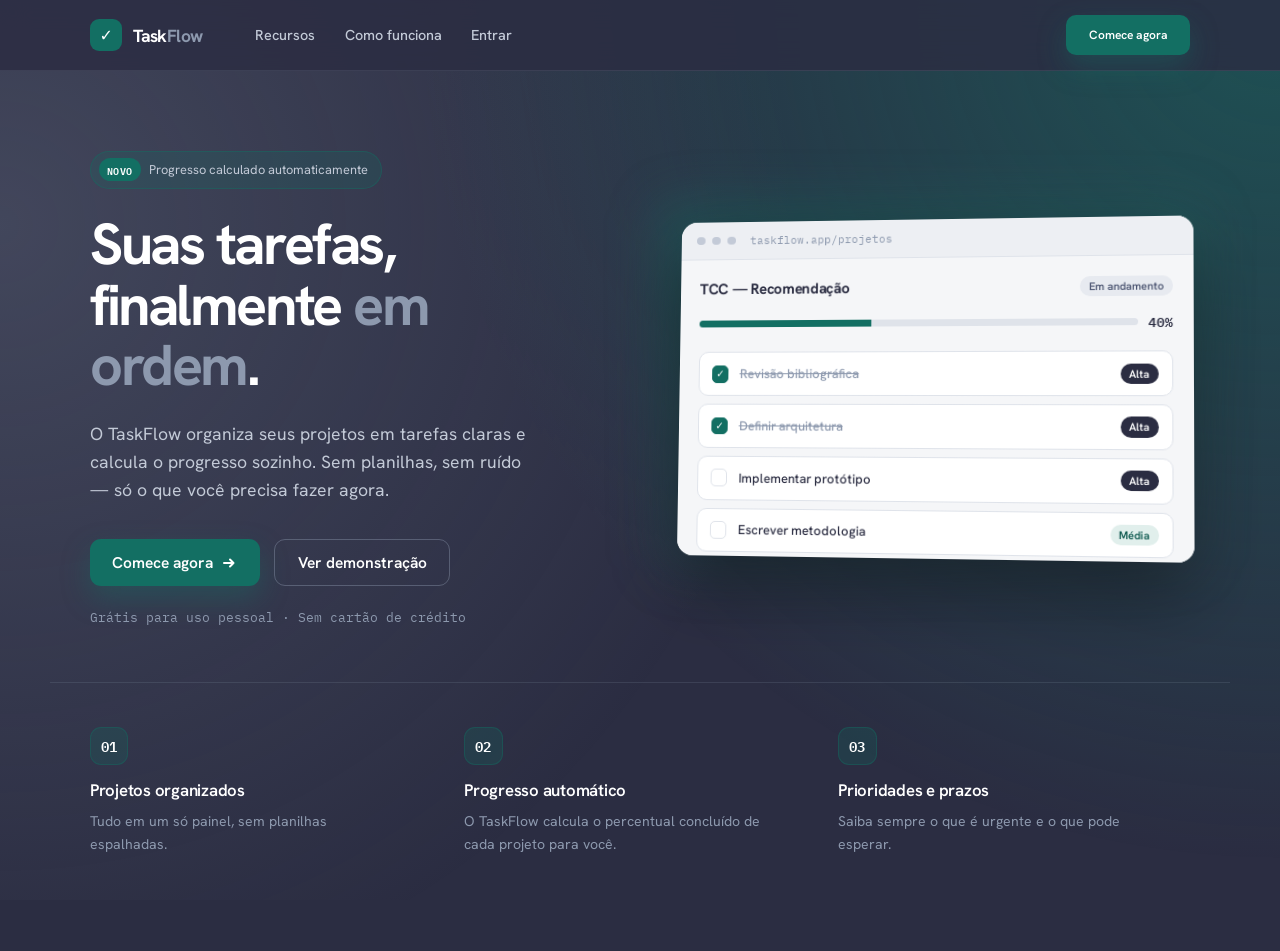
<file: public/index.html>
<!DOCTYPE html>
<html lang="pt-br">
<head>
    <meta charset="UTF-8">
    <meta name="viewport" content="width=device-width, initial-scale=1.0">
    <title>TaskFlow</title>
    <link rel="preconnect" href="https://fonts.googleapis.com">
    <link rel="preconnect" href="https://fonts.gstatic.com" crossorigin>
    <link href="https://fonts.googleapis.com/css2?family=Hanken+Grotesk:wght@400;500;600;700&family=IBM+Plex+Mono:wght@500;600&display=swap" rel="stylesheet">
    <link rel="stylesheet" href="css/style.css">
</head>
<body class="landing">
    <header class="nav-bar">
        <div class="nav">
            <a class="nav-logo" href="/">
                <span class="nav-logo-icon">✓</span>
                <span class="nav-logo-text">Task<em>Flow</em></span>
            </a>
            <nav class="nav-links">
                <a href="#recursos">Recursos</a>
                <a href="#como-funciona">Como funciona</a>
                <a href="auth/login.html">Entrar</a>
            </nav>
            <a class="btn btn-primary" href="auth/cadastro.html">Comece agora</a>
        </div>
    </header>

    <main class="hero">
        <div class="hero-text">
            <span class="badge"><span class="badge-tag">NOVO</span> Progresso calculado automaticamente</span>

            <h1>Suas tarefas,<br>finalmente <span class="accent">em ordem</span>.</h1>

            <p class="hero-lead">
                O TaskFlow organiza seus projetos em tarefas claras e calcula o progresso
                sozinho. Sem planilhas, sem ruído — só o que você precisa fazer agora.
            </p>

            <div class="hero-actions">
                <a class="btn btn-primary" href="auth/cadastro.html">
                    Comece agora
                    <svg width="16" height="16" viewBox="0 0 16 16" fill="none" stroke="currentColor" stroke-width="2"><path d="M3 8h9.5M9 4.5L12.5 8 9 11.5" stroke-linecap="round" stroke-linejoin="round"/></svg>
                </a>
                <a class="btn btn-ghost" href="#como-funciona">Ver demonstração</a>
            </div>

            <p class="hero-footnote">Grátis para uso pessoal · Sem cartão de crédito</p>
        </div>

        <div class="hero-preview" id="recursos">
            <div class="preview-window">
                <div class="preview-bar">
                    <span></span><span></span><span></span>
                    <div class="preview-url">taskflow.app/projetos</div>
                </div>
                <div class="preview-body">
                    <div class="preview-head">
                        <strong>TCC — Recomendação</strong>
                        <span class="pill pill-status">Em andamento</span>
                    </div>
                    <div class="progress-row">
                        <div class="progress">
                            <div class="progress-bar" style="width: 40%"></div>
                        </div>
                        <span class="progress-value">40%</span>
                    </div>

                    <ul class="preview-tasks">
                        <li class="done">
                            <span class="check">✓</span>
                            <span>Revisão bibliográfica</span>
                            <span class="pill pill-prioridade">Alta</span>
                        </li>
                        <li class="done">
                            <span class="check">✓</span>
                            <span>Definir arquitetura</span>
                            <span class="pill pill-prioridade">Alta</span>
                        </li>
                        <li>
                            <span class="check"></span>
                            <span>Implementar protótipo</span>
                            <span class="pill pill-prioridade">Alta</span>
                        </li>
                        <li>
                            <span class="check"></span>
                            <span>Escrever metodologia</span>
                            <span class="pill pill-prioridade pill-media">Média</span>
                        </li>
                    </ul>
                </div>
            </div>
        </div>
    </main>

    <section id="como-funciona" class="features">
        <div class="feature">
            <span class="feature-number">01</span>
            <h3>Projetos organizados</h3>
            <p>Tudo em um só painel, sem planilhas espalhadas.</p>
        </div>
        <div class="feature">
            <span class="feature-number">02</span>
            <h3>Progresso automático</h3>
            <p>O TaskFlow calcula o percentual concluído de cada projeto para você.</p>
        </div>
        <div class="feature">
            <span class="feature-number">03</span>
            <h3>Prioridades e prazos</h3>
            <p>Saiba sempre o que é urgente e o que pode esperar.</p>
        </div>
    </section>
</body>
</html>
</file>
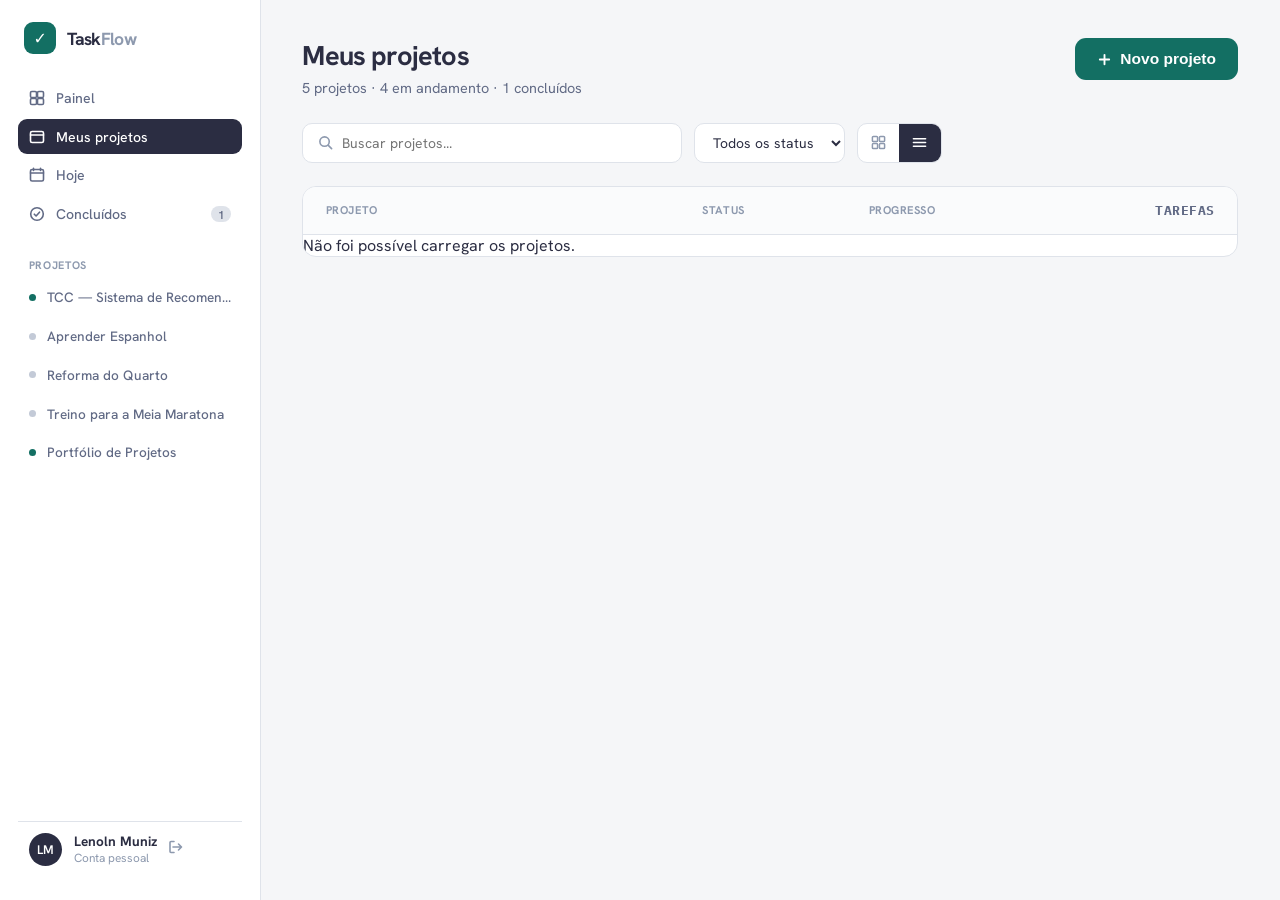
<file: public/projetos.html>
<!DOCTYPE html>
<html lang="pt-br">
<head>
    <meta charset="UTF-8">
    <meta name="viewport" content="width=device-width, initial-scale=1.0">
    <title>Meus projetos · TaskFlow</title>
    <link rel="preconnect" href="https://fonts.googleapis.com">
    <link rel="preconnect" href="https://fonts.gstatic.com" crossorigin>
    <link href="https://fonts.googleapis.com/css2?family=Hanken+Grotesk:wght@400;500;600;700&family=IBM+Plex+Mono:wght@500;600&display=swap" rel="stylesheet">
    <link rel="stylesheet" href="css/style.css">
</head>
<body class="app">
    <div class="app-shell">
        <aside class="app-sidebar">
            <a class="nav-logo app-logo" href="/">
                <span class="nav-logo-icon">✓</span>
                <span class="nav-logo-text">Task<em>Flow</em></span>
            </a>

            <nav class="app-nav">
                <a href="painel.html">
                    <svg width="16" height="16" viewBox="0 0 16 16" fill="none" stroke="currentColor" stroke-width="1.6"><rect x="1.5" y="1.5" width="6" height="6" rx="1.3"/><rect x="8.5" y="1.5" width="6" height="6" rx="1.3"/><rect x="1.5" y="8.5" width="6" height="6" rx="1.3"/><rect x="8.5" y="8.5" width="6" height="6" rx="1.3"/></svg>
                    Painel
                </a>
                <a href="projetos.html" class="active">
                    <svg width="16" height="16" viewBox="0 0 16 16" fill="none" stroke="currentColor" stroke-width="1.6"><rect x="1.5" y="2.5" width="13" height="11" rx="1.6"/><path d="M1.5 6h13" stroke-linecap="round"/></svg>
                    Meus projetos
                </a>
                <a href="hoje.html">
                    <svg width="16" height="16" viewBox="0 0 16 16" fill="none" stroke="currentColor" stroke-width="1.6"><rect x="1.5" y="2.5" width="13" height="11.5" rx="1.6"/><path d="M1.5 6h13M4.5 1.2v2.2M11.5 1.2v2.2" stroke-linecap="round"/></svg>
                    Hoje
                </a>
                <a href="concluidos.html">
                    <svg width="16" height="16" viewBox="0 0 16 16" fill="none" stroke="currentColor" stroke-width="1.6"><circle cx="8" cy="8" r="6.3"/><path d="M5.3 8.2l1.8 1.8 3.4-3.8" stroke-linecap="round" stroke-linejoin="round"/></svg>
                    Concluídos
                    <span class="nav-count">1</span>
                </a>
            </nav>

            <div class="app-nav-section">
                <span class="app-nav-label">Projetos</span>
                <nav class="app-nav app-nav-projects">
                    <a href="#"><span class="dot dot-teal"></span>TCC — Sistema de Recomen…</a>
                    <a href="#"><span class="dot dot-muted"></span>Aprender Espanhol</a>
                    <a href="#"><span class="dot dot-muted"></span>Reforma do Quarto</a>
                    <a href="#"><span class="dot dot-muted"></span>Treino para a Meia Maratona</a>
                    <a href="#"><span class="dot dot-teal"></span>Portfólio de Projetos</a>
                </nav>
            </div>

            <div class="app-user">
                <span class="app-user-avatar">LM</span>
                <span class="app-user-info">
                    <strong>Lenoln Muniz</strong>
                    <small>Conta pessoal</small>
                </span>
                <a id="logout">
                    <svg width="16" height="16" viewBox="0 0 16 16" fill="none" stroke="currentColor" stroke-width="1.6" class="app-user-exit"><path d="M6 2.5H3a1 1 0 0 0-1 1v9a1 1 0 0 0 1 1h3M10.5 11l3-3-3-3M13 8H5" stroke-linecap="round" stroke-linejoin="round"/></svg>
                </a>
            </div>
        </aside>

        <main class="app-main">
            <header class="app-header">
                <div>
                    <h1>Meus projetos</h1>
                    <p class="app-subtitle">5 projetos · 4 em andamento · 1 concluídos</p>
                </div>
                <button class="btn btn-primary btn-new-project" type="button">
                    <svg width="15" height="15" viewBox="0 0 16 16" fill="none" stroke="currentColor" stroke-width="2"><path d="M8 3v10M3 8h10" stroke-linecap="round"/></svg>
                    Novo projeto
                </button>
            </header>

            <div class="app-toolbar">
                <div class="search-field">
                    <svg width="15" height="15" viewBox="0 0 16 16" fill="none" stroke="currentColor" stroke-width="1.7"><circle cx="7" cy="7" r="5"/><path d="M11 11l3.5 3.5" stroke-linecap="round"/></svg>
                    <input type="text" placeholder="Buscar projetos...">
                </div>
                <select class="status-select">
                    <option>Todos os status</option>
                    <option>Em andamento</option>
                    <option>Concluído</option>
                </select>
                <div class="view-toggle">
                    <button type="button" aria-label="Visualização em grade">
                        <svg width="15" height="15" viewBox="0 0 16 16" fill="none" stroke="currentColor" stroke-width="1.6"><rect x="1.5" y="1.5" width="5.5" height="5.5" rx="1"/><rect x="9" y="1.5" width="5.5" height="5.5" rx="1"/><rect x="1.5" y="9" width="5.5" height="5.5" rx="1"/><rect x="9" y="9" width="5.5" height="5.5" rx="1"/></svg>
                    </button>
                    <button type="button" class="active" aria-label="Visualização em lista">
                        <svg width="15" height="15" viewBox="0 0 16 16" fill="none" stroke="currentColor" stroke-width="1.6"><path d="M1.5 4h13M1.5 8h13M1.5 12h13" stroke-linecap="round"/></svg>
                    </button>
                </div>
            </div>

            <div class="project-table">
                <div class="project-table-head">
                    <span class="col-nome">Projeto</span>
                    <span class="col-status">Status</span>
                    <span class="col-progresso">Progresso</span>
                    <span class="col-tarefas">Tarefas</span>
                </div>

                <div id="area-projetos"></div>

            </div>
        </main>
    </div>
    <script src="js/auth/logout.js"></script>
    <script src="js/projetos.js"></script>
</body>
</html>
</file>
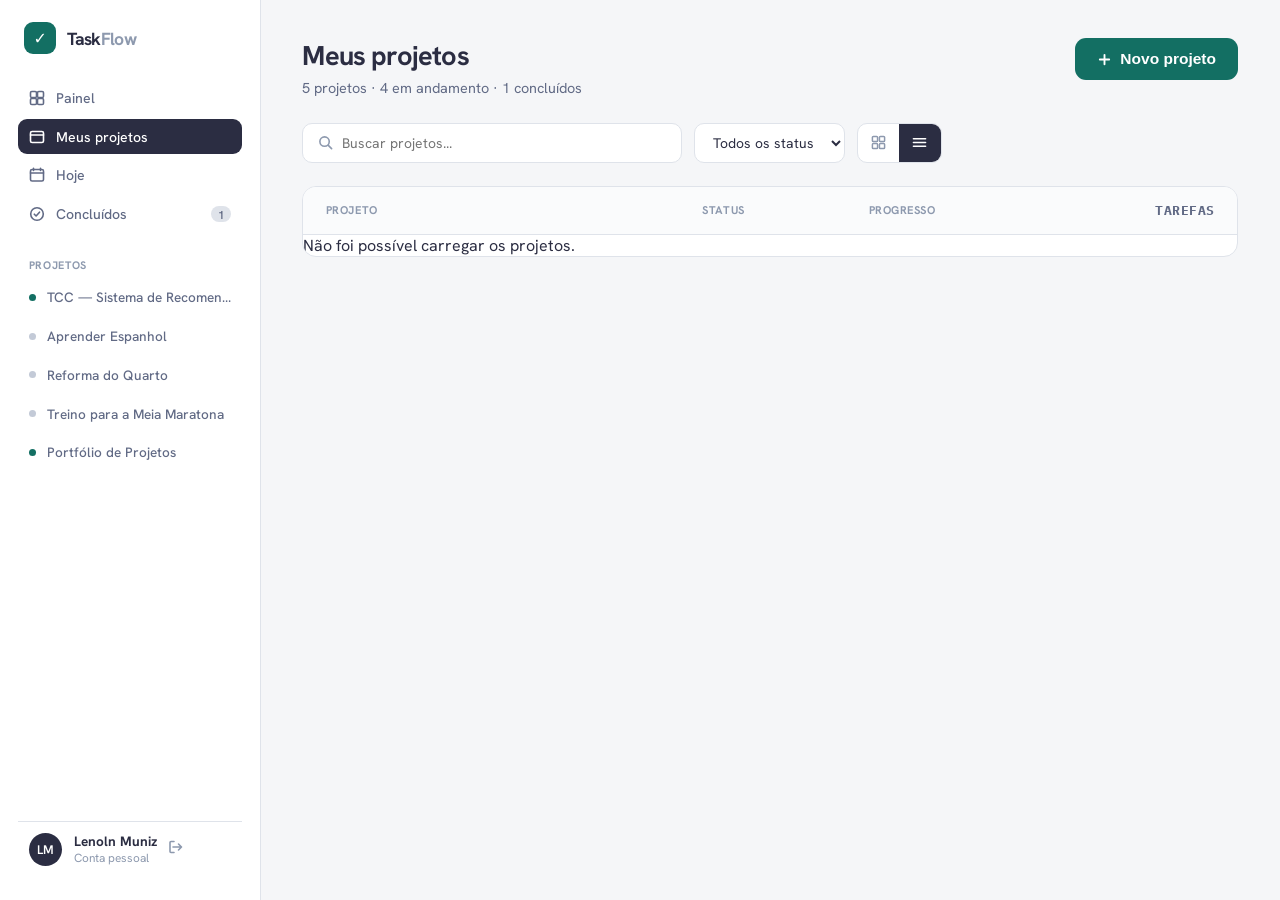
<file: public/auth/login.html>
<!DOCTYPE html>
<html lang="pt-br">
<head>
    <meta charset="UTF-8">
    <meta name="viewport" content="width=device-width, initial-scale=1.0">
    <title>Entrar · TaskFlow</title>
    <link rel="preconnect" href="https://fonts.googleapis.com">
    <link rel="preconnect" href="https://fonts.gstatic.com" crossorigin>
    <link href="https://fonts.googleapis.com/css2?family=Hanken+Grotesk:wght@400;500;600;700&family=IBM+Plex+Mono:wght@500;600&display=swap" rel="stylesheet">
    <link rel="stylesheet" href="../css/style.css">
    <script src="../js/app.js"></script>
</head>
<body>
    <main class="auth-split">
        <aside class="auth-side">
            <a class="nav-logo" href="/public">
                <span class="nav-logo-icon">✓</span>
                <span class="nav-logo-text">Task<em>Flow</em></span>
            </a>

            <div class="auth-side-content">
                <h2>Organize seus projetos com clareza.</h2>
                <p>Acompanhe o progresso das suas tarefas em um só lugar — simples, direto e sem ruído.</p>

                <ul class="auth-side-list">
                    <li><span class="check">✓</span> Projetos e tarefas em um só painel</li>
                    <li><span class="check">✓</span> Progresso calculado automaticamente</li>
                    <li><span class="check">✓</span> Prioridades e prazos sempre visíveis</li>
                </ul>
            </div>

            <p class="auth-side-footer">Projeto acadêmico · 2026</p>
        </aside>

        <section class="auth-form-panel">
            <div class="auth-form-inner">
                <h1>Bem-vinda de volta</h1>
                <p class="auth-subtitle">Entre para continuar seus projetos.</p>

                <form id="form-login">
                    <label for="login-email">E-mail</label>
                    <input type="email" id="login-email" name="email" placeholder="voce@email.com" required>

                    <div class="field-label-row">
                        <label for="login-senha">Senha</label>
                        <button type="button" class="link-button" id="login-toggle-senha">Mostrar</button>
                    </div>
                    <input type="password" id="login-senha" name="senha" placeholder="Mínimo de 6 caracteres" required minlength="6">

                    <div class="auth-form-row">
                        <label class="checkbox-label">
                            <input type="checkbox" id="login-manter" checked>
                            Manter conectada
                        </label>
                        <a class="link-inline" href="#">Esqueci a senha</a>
                    </div>

                    <button type="submit">Entrar</button>
                </form>

                <p id="login-mensagem" class="mensagem"></p>

                <p class="troca">Não tem uma conta? <a href="cadastro.html">Criar conta</a></p>
            </div>
        </section>
    </main>

    <script src="../js/shared/utils.js"></script>
    <script src="../js/auth/login.js"></script>
</body>
</html>
</file>
<file: public/css/style.css>
:root {
    --navy: #2b2d42;
    --teal: #136f63;
    --teal-hover: #136f63;
    --muted: #8d99ae;
    --muted-2: #c3cad7;
    --ink: #2b2d42;
    --label: #3d4160;
    --text-soft: #616a85;
    --border: #dfe3ea;
    --bg: #f5f6f8;
    --error-bg: #f2f0f4;
    --error-border: #ddd5dc;
    --error-text: #8a2e3e;
}

* {
    box-sizing: border-box;
}

body {
    margin: 0;
    font-family: "Hanken Grotesk", system-ui, -apple-system, "Segoe UI", sans-serif;
    color: var(--ink);
    background: var(--bg);
}

.mono {
    font-family: "IBM Plex Mono", ui-monospace, monospace;
}

a {
    color: var(--teal);
    text-decoration: none;
}

a:hover {
    text-decoration: underline;
}

.nav-logo {
    display: flex;
    align-items: center;
    gap: 0.7rem;
    font-size: 1.1rem;
    font-weight: 700;
    letter-spacing: -0.035em;
    color: #fff;
    text-decoration: none;
}

.nav-logo:hover {
    text-decoration: none;
}

.nav-logo-icon {
    display: flex;
    align-items: center;
    justify-content: center;
    width: 2rem;
    height: 2rem;
    border-radius: 9px;
    background: var(--teal);
    color: #fff;
    font-size: 1rem;
}

.nav-logo em {
    font-style: normal;
    color: var(--muted);
}

.btn {
    display: inline-flex;
    align-items: center;
    gap: 0.5rem;
    padding: 0.75rem 1.4rem;
    border-radius: 11px;
    font-weight: 600;
    font-size: 0.97rem;
    cursor: pointer;
    border: none;
    transition: filter 0.16s, transform 0.16s;
}
.nav .btn-primary {
    flex: 0 0 auto;
    border-width: medium;
    border-style: none;
    border-color: currentcolor;
    border-image: none;
    border-radius: 10px;
    background: rgb(19, 111, 99);
    color: rgb(255, 255, 255);
    font: 600 0.75rem "Hanken Grotesk";
    cursor: pointer;
    transition: filter 0.16s, transform 0.16s;
}

.btn-primary {
    background: var(--teal);
    color: #fff;
    box-shadow: 0 12px 28px rgba(19, 111, 99, 0.4);
    &:hover {
        filter: brightness(1.16);
        transform: translateY(-2px);
        text-decoration: none;
    }
}

.btn-ghost {
    background: transparent;
    border: 1px solid rgba(141, 153, 174, 0.42);
    color: #fff;
}

.btn-ghost:hover {
    background: rgba(141, 153, 174, 0.14);
    border-color: var(--muted);
    text-decoration: none;
}

/* ---------- Landing ---------- */

body.landing {
    background: var(--navy);
    color: #fff;
    position: relative;
    overflow-x: hidden;
}

body.landing::before {
    content: "";
    position: fixed;
    inset: 0;
    pointer-events: none;
    z-index: 0;
    background:
        radial-gradient(circle at 100% 0%, rgba(19, 111, 99, 0.55) 0%, rgba(19, 111, 99, 0) 55%),
        radial-gradient(circle at 0% 25%, rgba(141, 153, 174, 0.24) 0%, rgba(141, 153, 174, 0) 55%);
}

.nav {
    position: sticky;
    top: 0;
    z-index: 20;
    display: flex;
    align-items: center;
    gap: 2.5rem;
    width: 100%;
    max-width: 1180px;
    margin: 0 auto;
    padding: 0 2.5rem;
    height: 70px;
    background: rgba(43, 45, 66, 0.82);
    backdrop-filter: blur(14px);
    border-bottom: 1px solid rgba(141, 153, 174, 0.16);
}

.nav-bar {
    position: sticky;
    top: 0;
    z-index: 20;
    background: rgba(43, 45, 66, 0.82);
    backdrop-filter: blur(14px);
    border-bottom: 1px solid rgba(141, 153, 174, 0.16);
}

.nav-bar .nav {
    position: static;
    background: none;
    backdrop-filter: none;
    border-bottom: none;
}

.nav-links {
    display: flex;
    gap: 0.25rem;
    flex: 1;
    font-size: 0.9rem;
}

.nav-links a {
    color: var(--muted-2);
    padding: 0.5rem 0.8rem;
    border-radius: 8px;
    font-weight: 500;
}

.nav-links a:hover {
    color: #fff;
    background: rgba(141, 153, 174, 0.14);
    text-decoration: none;
}

.hero {
    position: relative;
    z-index: 1;
    display: grid;
    grid-template-columns: minmax(0, 1fr) minmax(0, 1fr);
    gap: 4rem;
    align-items: center;
    max-width: 1180px;
    margin: 0 auto 3.5rem;
    padding: 5rem 2.5rem 0;
}

.badge {
    display: inline-flex;
    align-items: center;
    gap: 0.55rem;
    padding: 0.4rem 0.8rem 0.4rem 0.5rem;
    border-radius: 999px;
    background: rgba(19, 111, 99, 0.22);
    border: 1px solid rgba(19, 111, 99, 0.45);
    margin-bottom: 1.6rem;
    font-size: 0.8rem;
    color: var(--muted-2);
}

.badge-tag {
    background: var(--teal);
    color: #fff;
    font-size: 0.65rem;
    font-weight: 600;
    letter-spacing: 0.04em;
    padding: 0.15rem 0.5rem;
    border-radius: 999px;
    font-family: "IBM Plex Mono", monospace;
}

.hero h1 {
    margin: 0;
    font-size: 3.6rem;
    font-weight: 700;
    line-height: 1.05;
    letter-spacing: -0.042em;
}

.hero .accent {
    color: var(--muted);
}

.hero-lead {
    margin: 1.5rem 0 0;
    color: var(--muted-2);
    font-size: 1.1rem;
    line-height: 1.6;
    max-width: 28rem;
}

.hero-actions {
    display: flex;
    gap: 0.9rem;
    margin-top: 2.2rem;
    flex-wrap: wrap;
}

.hero-footnote {
    margin: 1.4rem 0 0;
    color: var(--muted);
    font-size: 0.8rem;
    font-family: "IBM Plex Mono", monospace;
}

.hero-preview {
    position: relative;
}

.hero-preview::before {
    content: "";
    position: absolute;
    inset: -16px;
    border-radius: 22px;
    background: linear-gradient(150deg, rgba(19, 111, 99, 0.4), rgba(141, 153, 174, 0.08));
    filter: blur(24px);
}

.preview-window {
    position: relative;
    width: 518px;
    max-width: 100%;
    height: 340px;
    background: #fff;
    color: var(--ink);
    border-radius: 16px;
    overflow: hidden;
    box-shadow: 0 30px 70px rgba(0, 0, 0, 0.42);
    transform: perspective(1400px) rotateY(-7deg) rotateX(3deg);
}

.preview-bar {
    display: flex;
    align-items: center;
    gap: 0.45rem;
    padding: 0.75rem 1rem;
    background: #edeff3;
    border-bottom: 1px solid var(--border);
}

.preview-bar span {
    width: 0.55rem;
    height: 0.55rem;
    border-radius: 50%;
    background: var(--muted-2);
}

.preview-url {
    margin-left: 0.5rem;
    font-size: 0.7rem;
    color: var(--muted);
    font-family: "IBM Plex Mono", monospace;
}

.preview-body {
    padding: 1.25rem;
    background: var(--bg);
}

.preview-head {
    display: flex;
    justify-content: space-between;
    align-items: center;
    margin-bottom: 0.9rem;
}

.preview-head strong {
    font-size: 0.95rem;
    letter-spacing: -0.02em;
}

.pill {
    font-size: 0.68rem;
    font-weight: 600;
    padding: 0.2rem 0.55rem;
    border-radius: 999px;
}

.pill-status {
    background: #e7eaf0;
    color: #4e5773;
}

.pill-prioridade {
    background: var(--navy);
    color: #fff;
    margin-left: auto;
}

.pill-media {
    background: #e1efec;
    color: #0f5a50;
}

.progress-row {
    display: flex;
    align-items: center;
    gap: 0.6rem;
    margin-bottom: 1.1rem;
}

.progress {
    flex: 1;
    height: 7px;
    border-radius: 999px;
    background: var(--border);
    overflow: hidden;
}

.progress-bar {
    height: 100%;
    background: var(--teal);
}

.progress-value {
    font-family: "IBM Plex Mono", monospace;
    font-size: 0.8rem;
    font-weight: 600;
}

.preview-tasks {
    list-style: none;
    margin: 0;
    padding: 0;
    display: flex;
    flex-direction: column;
    gap: 0.5rem;
}

.preview-tasks li {
    display: flex;
    align-items: center;
    gap: 0.7rem;
    padding: 0.7rem 0.8rem;
    background: #fff;
    border: 1px solid var(--border);
    border-radius: 10px;
    font-size: 0.82rem;
    font-weight: 500;
}

.preview-tasks .check {
    width: 1.1rem;
    height: 1.1rem;
    border-radius: 5px;
    border: 1.7px solid var(--border);
    display: flex;
    align-items: center;
    justify-content: center;
    font-size: 0.65rem;
    color: #fff;
    flex: none;
}

.preview-tasks li.done .check {
    background: var(--teal);
    border-color: var(--teal);
}

.preview-tasks li.done span:not(.check):not(.pill) {
    color: var(--muted);
    text-decoration: line-through;
}

.features {
    position: relative;
    z-index: 1;
    display: grid;
    grid-template-columns: repeat(3, minmax(0, 1fr));
    gap: 1.4rem;
    max-width: 1180px;
    margin: 0 auto;
    padding: 5.5rem 2.5rem 6rem;
    padding-top: 2.75rem;
    border-top: 1px solid rgba(141, 153, 174, 0.18);
}

.feature-number {
    display: inline-flex;
    align-items: center;
    justify-content: center;
    width: 2.4rem;
    height: 2.4rem;
    border-radius: 11px;
    background: rgba(19, 111, 99, 0.24);
    border: 1px solid rgba(19, 111, 99, 0.4);
    font-family: "IBM Plex Mono", monospace;
    font-weight: 600;
    font-size: 0.85rem;
    margin-bottom: 0.9rem;
}

.feature h3 {
    margin: 0;
    font-size: 1.05rem;
    font-weight: 600;
    letter-spacing: -0.015em;
}

.feature p {
    margin: 0.55rem 0 0;
    color: var(--muted);
    font-size: 0.88rem;
    line-height: 1.6;
    max-width: 19rem;
}

/* ---------- Auth split (login / cadastro) ---------- */

.auth-split {
    display: flex;
    min-height: 100vh;
    flex-wrap: wrap;
}

.auth-side {
    flex: 1 1 380px;
    background: var(--navy);
    color: #fff;
    padding: 2.75rem 2.9rem;
    display: flex;
    flex-direction: column;
    justify-content: space-between;
    position: relative;
    overflow: hidden;
}

.auth-side::before {
    content: "";
    position: absolute;
    width: 320px;
    height: 320px;
    border-radius: 50%;
    background: var(--teal);
    opacity: 0.22;
    right: -110px;
    top: -100px;
}

.auth-side-content {
    position: relative;
    margin: 2.25rem 0;
}

.auth-side-content h2 {
    font-size: 2rem;
    font-weight: 700;
    letter-spacing: -0.03em;
    line-height: 1.18;
    margin: 0 0 1rem;
}

.auth-side-content p {
    color: #bfc7d4;
    font-size: 0.94rem;
    line-height: 1.6;
    max-width: 24rem;
    margin: 0 0 2.1rem;
}

.auth-side-list {
    position: relative;
    list-style: none;
    margin: 0;
    padding: 0;
    display: flex;
    flex-direction: column;
    gap: 0.95rem;
}

.auth-side-list li {
    display: flex;
    align-items: center;
    gap: 0.75rem;
    font-size: 0.88rem;
    font-weight: 500;
    color: #e7eaf0;
}

.auth-side-list .check {
    display: flex;
    align-items: center;
    justify-content: center;
    width: 1.4rem;
    height: 1.4rem;
    border-radius: 7px;
    background: rgba(19, 111, 99, 0.55);
    font-size: 0.75rem;
    flex: none;
}

.auth-side-footer {
    position: relative;
    color: var(--muted);
    font-size: 0.75rem;
    font-family: "IBM Plex Mono", monospace;
}

.auth-form-panel {
    flex: 1 1 420px;
    background: #fff;
    padding: 2rem;
    display: flex;
    align-items: center;
    justify-content: center;
}

.auth-form-inner {
    width: 100%;
    max-width: 392px;
}

.auth-form-panel h1 {
    margin: 0;
    font-size: 1.55rem;
    font-weight: 700;
    letter-spacing: -0.025em;
}

.auth-subtitle {
    color: var(--text-soft);
    font-size: 0.87rem;
    margin: 0.5rem 0 1.6rem;
}

.auth-form-panel form {
    display: flex;
    flex-direction: column;
}

.auth-form-panel label {
    display: block;
    font-size: 0.78rem;
    font-weight: 600;
    color: var(--label);
    margin: 1.05rem 0 0.45rem;
}

.auth-form-panel label:first-child {
    margin-top: 0;
}

.auth-form-panel input[type="text"],
.auth-form-panel input[type="email"],
.auth-form-panel input[type="password"] {
    width: 100%;
    padding: 0.7rem 0.8rem;
    border: 1px solid var(--border);
    border-radius: 10px;
    font-size: 0.88rem;
    font-family: inherit;
    background: #fafbfc;
    color: var(--ink);
    outline: none;
    transition: border-color 0.15s;
}

.auth-form-panel input:focus {
    border-color: var(--teal);
    background: #fff;
}

.field-label-row {
    display: flex;
    align-items: center;
    justify-content: space-between;
    margin: 1.05rem 0 0.45rem;
}

.field-label-row label {
    margin: 0;
}

.link-button {
    border: none;
    background: transparent;
    cursor: pointer;
    font-size: 0.75rem;
    font-weight: 500;
    color: var(--teal);
    padding: 0;
}

.link-button:hover {
    text-decoration: underline;
}

.checkbox-label {
    display: flex;
    align-items: flex-start;
    gap: 0.6rem;
    font-size: 0.82rem;
    font-weight: 400;
    color: var(--text-soft);
    margin-top: 1.1rem;
    cursor: pointer;
}

.checkbox-label input {
    margin-top: 0.15rem;
    accent-color: var(--teal);
}

.checkbox-label strong {
    color: var(--teal);
    font-weight: 600;
}

.auth-form-row {
    display: flex;
    justify-content: space-between;
    align-items: center;
    gap: 0.75rem;
    margin-top: 0.95rem;
}

.auth-form-row .checkbox-label {
    margin-top: 0;
}

.link-inline {
    font-size: 0.8rem;
    font-weight: 500;
    color: var(--teal);
}

.auth-form-panel button[type="submit"] {
    width: 100%;
    margin-top: 1.4rem;
    padding: 0.82rem;
    border: none;
    border-radius: 10px;
    background: var(--teal);
    color: #fff;
    font-size: 0.92rem;
    font-weight: 600;
    cursor: pointer;
    transition: filter 0.15s;
}

.auth-form-panel button[type="submit"]:hover {
    filter: brightness(1.12);
}

.mensagem {
    min-height: 1.2em;
    font-size: 0.85rem;
    font-weight: 500;
    margin: 1.1rem 0 0;
    padding: 0;
}

.mensagem:not(:empty) {
    display: flex;
    align-items: flex-start;
    gap: 0.55rem;
    padding: 0.7rem 0.8rem;
    border-radius: 10px;
}

.mensagem.sucesso {
    color: #136f63;
    background: #e7f2f0;
    border: 1px solid #bfe0d9;
}

.mensagem.erro {
    color: var(--error-text);
    background: var(--error-bg);
    border: 1px solid var(--error-border);
}

.troca {
    text-align: center;
    font-size: 0.84rem;
    margin: 1.25rem 0 0;
    color: var(--text-soft);
}

.troca a {
    font-weight: 600;
    color: var(--teal);
}

.auth-hint {
    margin-top: 1.6rem;
    padding: 0.75rem 0.9rem;
    border-radius: 10px;
    background: #eff1f5;
    border: 1px dashed var(--muted-2);
    font-family: "IBM Plex Mono", monospace;
    font-size: 0.75rem;
    line-height: 1.5;
    color: var(--text-soft);
}

/* ---------- App shell (painel / projetos) ---------- */

body.app {
    background: var(--bg);
}

.app-shell {
    display: flex;
    min-height: 100vh;
}

.app-sidebar {
    flex: 0 0 248px;
    background: #fff;
    border-right: 1px solid var(--border);
    padding: 1.4rem 1.1rem;
    display: flex;
    flex-direction: column;
    gap: 1.6rem;
}

.app-logo {
    color: var(--ink);
    padding: 0 0.4rem;
}

.app-logo .nav-logo-text em {
    color: var(--muted);
}

.app-nav {
    display: flex;
    flex-direction: column;
    gap: 0.2rem;
}

.app-nav a {
    display: flex;
    align-items: center;
    gap: 0.7rem;
    padding: 0.55rem 0.7rem;
    border-radius: 9px;
    font-size: 0.88rem;
    font-weight: 500;
    color: var(--text-soft);
}

.app-nav a:hover {
    background: var(--bg);
    text-decoration: none;
    color: var(--ink);
}

.app-nav a.active {
    background: var(--navy);
    color: #fff;
}

.nav-count {
    margin-left: auto;
    background: var(--border);
    color: var(--text-soft);
    font-size: 0.72rem;
    font-weight: 600;
    padding: 0.05rem 0.45rem;
    border-radius: 999px;
}

.app-nav a.active .nav-count {
    background: rgba(255, 255, 255, 0.22);
    color: #fff;
}

.app-nav-section {
    display: flex;
    flex-direction: column;
    gap: 0.5rem;
}

.app-nav-label {
    padding: 0 0.7rem;
    font-size: 0.68rem;
    font-weight: 700;
    letter-spacing: 0.06em;
    color: var(--muted);
    text-transform: uppercase;
}

.app-nav-projects a {
    font-size: 0.85rem;
    white-space: nowrap;
    overflow: hidden;
    text-overflow: ellipsis;
}

.dot {
    width: 7px;
    height: 7px;
    border-radius: 50%;
    flex: none;
}

.dot-teal {
    background: var(--teal);
}

.dot-muted {
    background: var(--muted-2);
}

.app-user {
    margin-top: auto;
    display: flex;
    align-items: center;
    gap: 0.7rem;
    padding: 0.7rem;
    border-top: 1px solid var(--border);
}

.app-user-avatar {
    width: 2.1rem;
    height: 2.1rem;
    border-radius: 50%;
    background: var(--navy);
    color: #fff;
    font-size: 0.78rem;
    font-weight: 600;
    display: flex;
    align-items: center;
    justify-content: center;
    flex: none;
}

.app-user-info {
    display: flex;
    flex-direction: column;
    line-height: 1.3;
    font-size: 0.85rem;
}

.app-user-info small {
    color: var(--muted);
    font-size: 0.74rem;
}

.app-user-exit {
    margin-left: auto;
    color: var(--muted);
    cursor: pointer;
}

.app-main {
    flex: 1;
    padding: 2.4rem 2.6rem;
    min-width: 0;
}

.app-header {
    display: flex;
    align-items: flex-start;
    justify-content: space-between;
    gap: 1rem;
    margin-bottom: 1.6rem;
}

.app-header h1 {
    margin: 0;
    font-size: 1.7rem;
    font-weight: 700;
    letter-spacing: -0.03em;
}

.app-subtitle {
    margin: 0.35rem 0 0;
    color: var(--text-soft);
    font-size: 0.9rem;
}

.btn-new-project {
    box-shadow: none;
}

.app-toolbar {
    display: flex;
    gap: 0.7rem;
    margin-bottom: 1.4rem;
}

.search-field {
    flex: 1;
    max-width: 380px;
    display: flex;
    align-items: center;
    gap: 0.55rem;
    padding: 0 0.9rem;
    background: #fff;
    border: 1px solid var(--border);
    border-radius: 10px;
    color: var(--muted);
}

.search-field input {
    flex: 1;
    border: none;
    outline: none;
    padding: 0.65rem 0;
    font-size: 0.87rem;
    font-family: inherit;
    background: transparent;
    color: var(--ink);
}

.status-select {
    padding: 0 0.9rem;
    border: 1px solid var(--border);
    border-radius: 10px;
    background: #fff;
    font-family: inherit;
    font-size: 0.87rem;
    color: var(--ink);
    cursor: pointer;
}

.view-toggle {
    display: flex;
    border: 1px solid var(--border);
    border-radius: 10px;
    overflow: hidden;
    background: #fff;
}

.view-toggle button {
    display: flex;
    align-items: center;
    justify-content: center;
    width: 2.6rem;
    border: none;
    background: transparent;
    color: var(--muted);
    cursor: pointer;
}

.view-toggle button.active {
    background: var(--navy);
    color: #fff;
}

.project-table {
    background: #fff;
    border: 1px solid var(--border);
    border-radius: 14px;
    overflow: hidden;
}

.project-table-head,
.project-row {
    display: grid;
    grid-template-columns: minmax(0, 2.4fr) minmax(0, 1fr) minmax(0, 1.6fr) minmax(0, 0.6fr);
    gap: 1rem;
    align-items: center;
    padding: 0.95rem 1.4rem;
}

.project-table-head {
    background: #fafbfc;
    border-bottom: 1px solid var(--border);
    font-size: 0.7rem;
    font-weight: 700;
    letter-spacing: 0.05em;
    text-transform: uppercase;
    color: var(--muted);
}

.project-row {
    border-bottom: 1px solid var(--border);
}

.project-row:last-child {
    border-bottom: none;
}

.project-row:hover {
    background: #fafbfc;
}

.col-nome {
    display: flex;
    flex-direction: column;
    gap: 0.2rem;
    min-width: 0;
}

.col-nome strong {
    font-size: 0.92rem;
    font-weight: 600;
    letter-spacing: -0.01em;
}

.col-nome small {
    color: var(--muted);
    font-size: 0.78rem;
}

.col-progresso {
    display: flex;
    align-items: center;
    gap: 0.6rem;
}

.col-progresso .progress {
    flex: 1;
    max-width: 120px;
}

.col-tarefas {
    font-family: "IBM Plex Mono", monospace;
    font-size: 0.82rem;
    color: var(--text-soft);
    text-align: right;
}

.status-dot {
    width: 6px;
    height: 6px;
    border-radius: 50%;
    background: var(--text-soft);
    display: inline-block;
}

.pill-status {
    display: inline-flex;
    align-items: center;
    gap: 0.4rem;
}

.pill-concluido {
    background: #e1efec;
    color: #0f5a50;
}

.pill-concluido .status-dot {
    background: #0f5a50;
}

.progress-bar-done {
    background: #0f5a50;
}

@media (max-width: 900px) {
    .app-shell {
        flex-direction: column;
    }

    .app-sidebar {
        flex: none;
        width: auto;
    }

    .project-table-head {
        display: none;
    }

    .project-row {
        grid-template-columns: 1fr;
        gap: 0.5rem;
    }

    .col-tarefas {
        text-align: left;
    }
}
</file>
